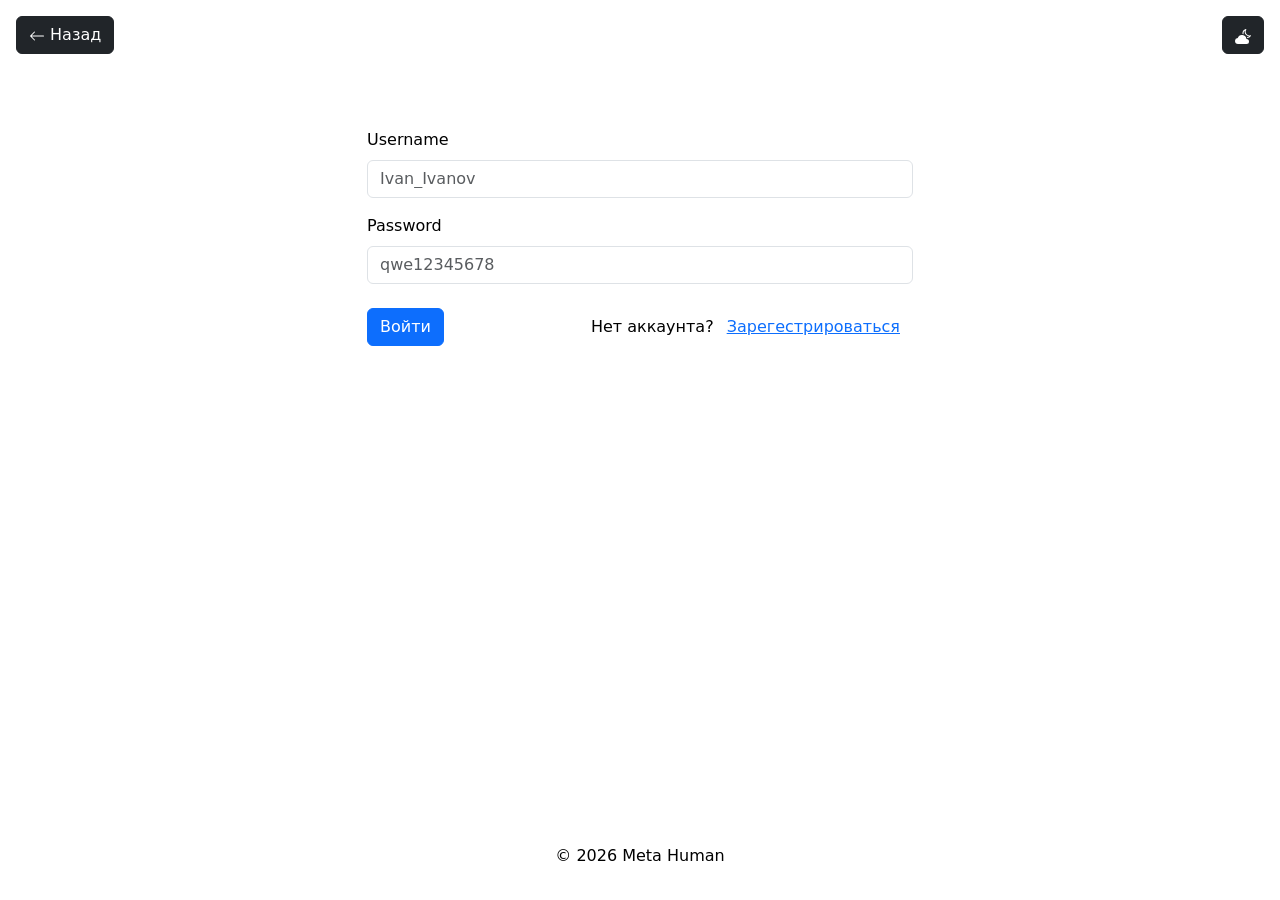
<file: Modules/Frontend/login.html>
<!DOCTYPE html>
<html lang="ru">
<head>
    <meta charset="UTF-8">
    <meta name="viewport" content="width=device-width, initial-scale=1.0">
    <title>Meta Human | Вход</title>
    <link href="https://cdn.jsdelivr.net/npm/bootstrap@5.3.8/dist/css/bootstrap.min.css" rel="stylesheet" integrity="sha384-sRIl4kxILFvY47J16cr9ZwB07vP4J8+LH7qKQnuqkuIAvNWLzeN8tE5YBujZqJLB" crossorigin="anonymous">
    <link href="styles.css" rel="stylesheet">
</head>
<body class="light-theme d-flex flex-column min-vh-100">
    <header class="d-flex justify-content-between align-items-center p-3">
        <div>
            <a class="btn btn-dark theme-switch-btn" href="index.html" role="button"><svg xmlns="http://www.w3.org/2000/svg" width="16" height="16" fill="currentColor" class="bi bi-arrow-left" viewBox="0 0 16 16"><path fill-rule="evenodd" d="M15 8a.5.5 0 0 0-.5-.5H2.707l3.147-3.146a.5.5 0 1 0-.708-.708l-4 4a.5.5 0 0 0 0 .708l4 4a.5.5 0 0 0 .708-.708L2.707 8.5H14.5A.5.5 0 0 0 15 8"/></svg> Назад</a>
        </div>
        <div>
            <a class="btn btn-dark theme-switch-btn" id="themeToggle" href="#" role="button"><svg id="themeToggleIcon" xmlns="http://www.w3.org/2000/svg" width="16" height="16" fill="currentColor" class="bi bi-cloud-moon-fill" viewBox="0 0 16 16"><path d="M11.473 11a4.5 4.5 0 0 0-8.72-.99A3 3 0 0 0 3 16h8.5a2.5 2.5 0 0 0 0-5z"/><path d="M11.286 1.778a.5.5 0 0 0-.565-.755 4.595 4.595 0 0 0-3.18 5.003 5.5 5.5 0 0 1 1.055.209A3.6 3.6 0 0 1 9.83 2.617a4.593 4.593 0 0 0 4.31 5.744 3.58 3.58 0 0 1-2.241.634q.244.477.394 1a4.59 4.59 0 0 0 3.624-2.04.5.5 0 0 0-.565-.755 3.593 3.593 0 0 1-4.065-5.422z"/></svg></a>
        </div>
    </header>

    <main class="flex-grow-1">
        <div class="container mt-5">
            <div class="row justify-content-center">
                <div class="col-md-6">
                    <div class="reg_form">
                        <div class="mb-3">
                            <label for="LoginFormControlInput" class="form-label">Username</label>
                            <input type="username" class="form-control" id="LoginFormControlInput" placeholder="Ivan_Ivanov">
                        </div>
                        <div class="mb-3">
                            <label for="inputPassword5" class="form-label">Password</label>
                            <input type="password" id="inputPassword5" class="form-control" placeholder="qwe12345678" aria-describedby="passwordHelpBlock">
                        </div>
                        
                        <div class="d-flex justify-content-between align-items-center mt-4">
                            <a class="btn btn-primary" href="#" role="button">Войти</a>
                            <span>Нет аккаунта?<a class="btn btn-link" href="register.html" role="button">Зарегестрироваться</a></span>
                        </div>
                    </div>
                </div>
            </div>
        </div>
    </main>

    <footer class="p-3 text-center mt-auto">
        <p>&copy; 2026 Meta Human</p>
    </footer>

    <script src="theme_changer_script.js"></script>
</body>
</html>
</file>
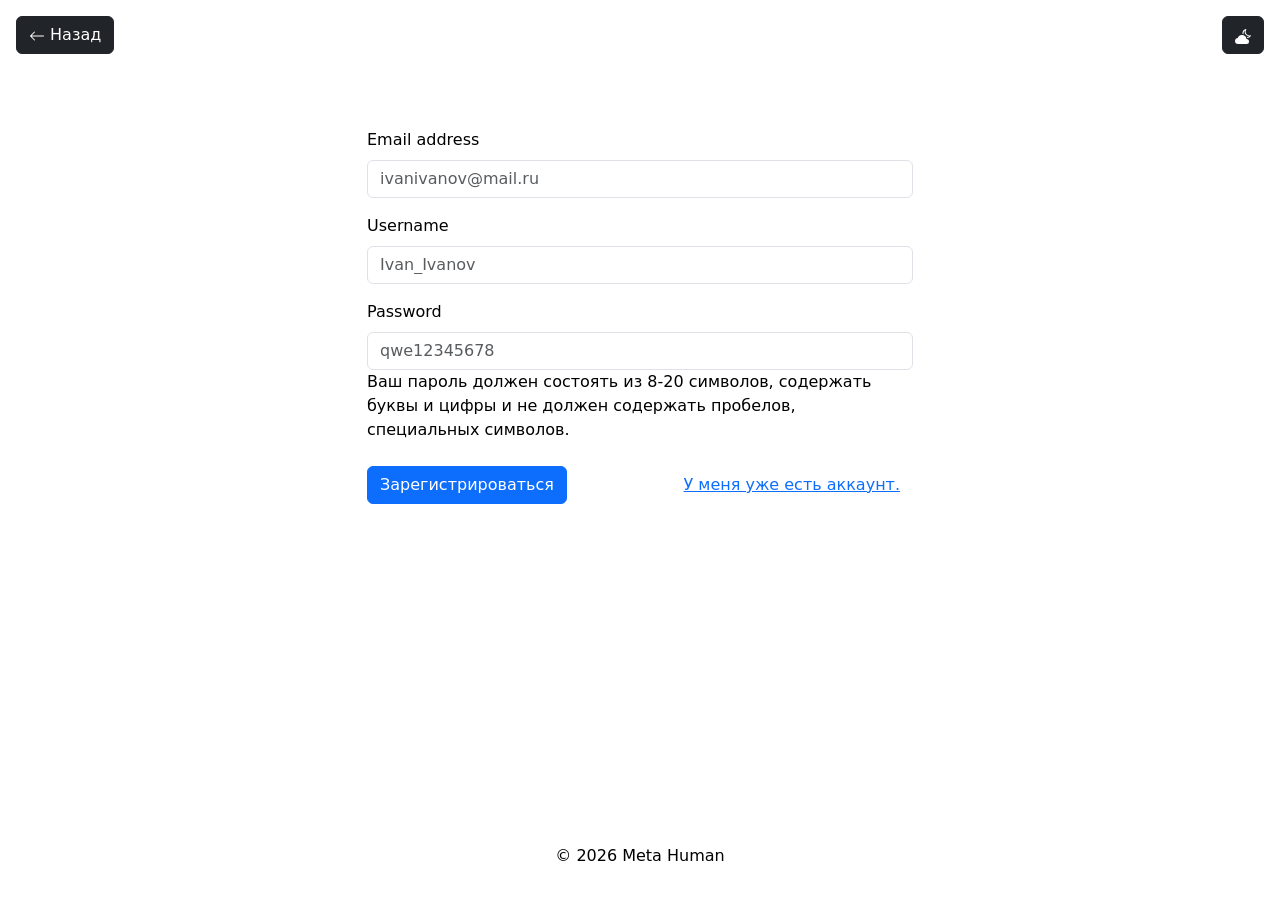
<file: Modules/Frontend/register.html>
<!DOCTYPE html>
<html lang="ru">
<head>
    <meta charset="UTF-8">
    <meta name="viewport" content="width=device-width, initial-scale=1.0">
    <title>Meta Human | Регистрация</title>
    <link href="https://cdn.jsdelivr.net/npm/bootstrap@5.3.8/dist/css/bootstrap.min.css" rel="stylesheet" integrity="sha384-sRIl4kxILFvY47J16cr9ZwB07vP4J8+LH7qKQnuqkuIAvNWLzeN8tE5YBujZqJLB" crossorigin="anonymous">
    <link href="styles.css" rel="stylesheet">
</head>
<body class="light-theme d-flex flex-column min-vh-100">
    <header class="d-flex justify-content-between align-items-center p-3">
        <div>
            <a class="btn btn-dark theme-switch-btn" href="index.html" role="button"><svg xmlns="http://www.w3.org/2000/svg" width="16" height="16" fill="currentColor" class="bi bi-arrow-left" viewBox="0 0 16 16"><path fill-rule="evenodd" d="M15 8a.5.5 0 0 0-.5-.5H2.707l3.147-3.146a.5.5 0 1 0-.708-.708l-4 4a.5.5 0 0 0 0 .708l4 4a.5.5 0 0 0 .708-.708L2.707 8.5H14.5A.5.5 0 0 0 15 8"/></svg> Назад</a>
        </div>
        <div>
            <a class="btn btn-dark theme-switch-btn" id="themeToggle" href="#" role="button"><svg id="themeToggleIcon" xmlns="http://www.w3.org/2000/svg" width="16" height="16" fill="currentColor" class="bi bi-cloud-moon-fill" viewBox="0 0 16 16"><path d="M11.473 11a4.5 4.5 0 0 0-8.72-.99A3 3 0 0 0 3 16h8.5a2.5 2.5 0 0 0 0-5z"/><path d="M11.286 1.778a.5.5 0 0 0-.565-.755 4.595 4.595 0 0 0-3.18 5.003 5.5 5.5 0 0 1 1.055.209A3.6 3.6 0 0 1 9.83 2.617a4.593 4.593 0 0 0 4.31 5.744 3.58 3.58 0 0 1-2.241.634q.244.477.394 1a4.59 4.59 0 0 0 3.624-2.04.5.5 0 0 0-.565-.755 3.593 3.593 0 0 1-4.065-5.422z"/></svg></a>
        </div>
    </header>

    <main class="flex-grow-1">
        <div class="container mt-5">
            <div class="row justify-content-center">
                <div class="col-md-6">
                    <div class="reg_form">
                        <div class="mb-3">
                            <label for="LoginFormControlInput" class="form-label">Email address</label>
                            <input type="email" class="form-control" id="LoginFormControlInput" placeholder="ivanivanov@mail.ru">
                        </div>

                        <div class="mb-3">
                            <label for="LoginFormControlInput" class="form-label">Username</label>
                            <input type="username" class="form-control" id="LoginFormControlInput" placeholder="Ivan_Ivanov">
                        </div>
                        
                        <div class="mb-3">
                            <label for="inputPassword5" class="form-label">Password</label>
                            <input type="password" id="inputPassword5" class="form-control" placeholder="qwe12345678" aria-describedby="passwordHelpBlock">
                            Ваш пароль должен состоять из 8-20 символов, содержать буквы и цифры и не должен содержать пробелов, специальных символов.
                        </div>
                        
                        <div class="d-flex justify-content-between align-items-center mt-4">
                            <a class="btn btn-primary" href="#" role="button">Зарегистрироваться</a>
                            <a class="btn btn-link" href="login.html" role="button">У меня уже есть аккаунт.</a>
                        </div>
                    </div>
                </div>
            </div>
        </div>
    </main>

    <footer class="p-3 text-center mt-auto">
        <p>&copy; 2026 Meta Human</p>
    </footer>

    <script src="theme_changer_script.js"></script>
</body>
</html>
</file>
<file: Modules/Frontend/styles.css>
.reg_form {
    padding-top: 10px;
}

body.light-theme {
    background-color: #ffffff;
    color: #000000;
}

body.dark-theme {
    background-color: #121212;
    color: #ffffff;
}

body.dark-theme .main_logo {
    content: url('../../Common/Images/logo-dark.svg');
}

.main_logo {
    max-width: 500px;
    margin-left: 50px;
}

.small_logo {
    max-width: 50px;
}

.brand-text {
    font-size: 1.2rem;
    font-weight: bold;
}

#uploadBtn {
    margin-left: 50px;
}
</file>
